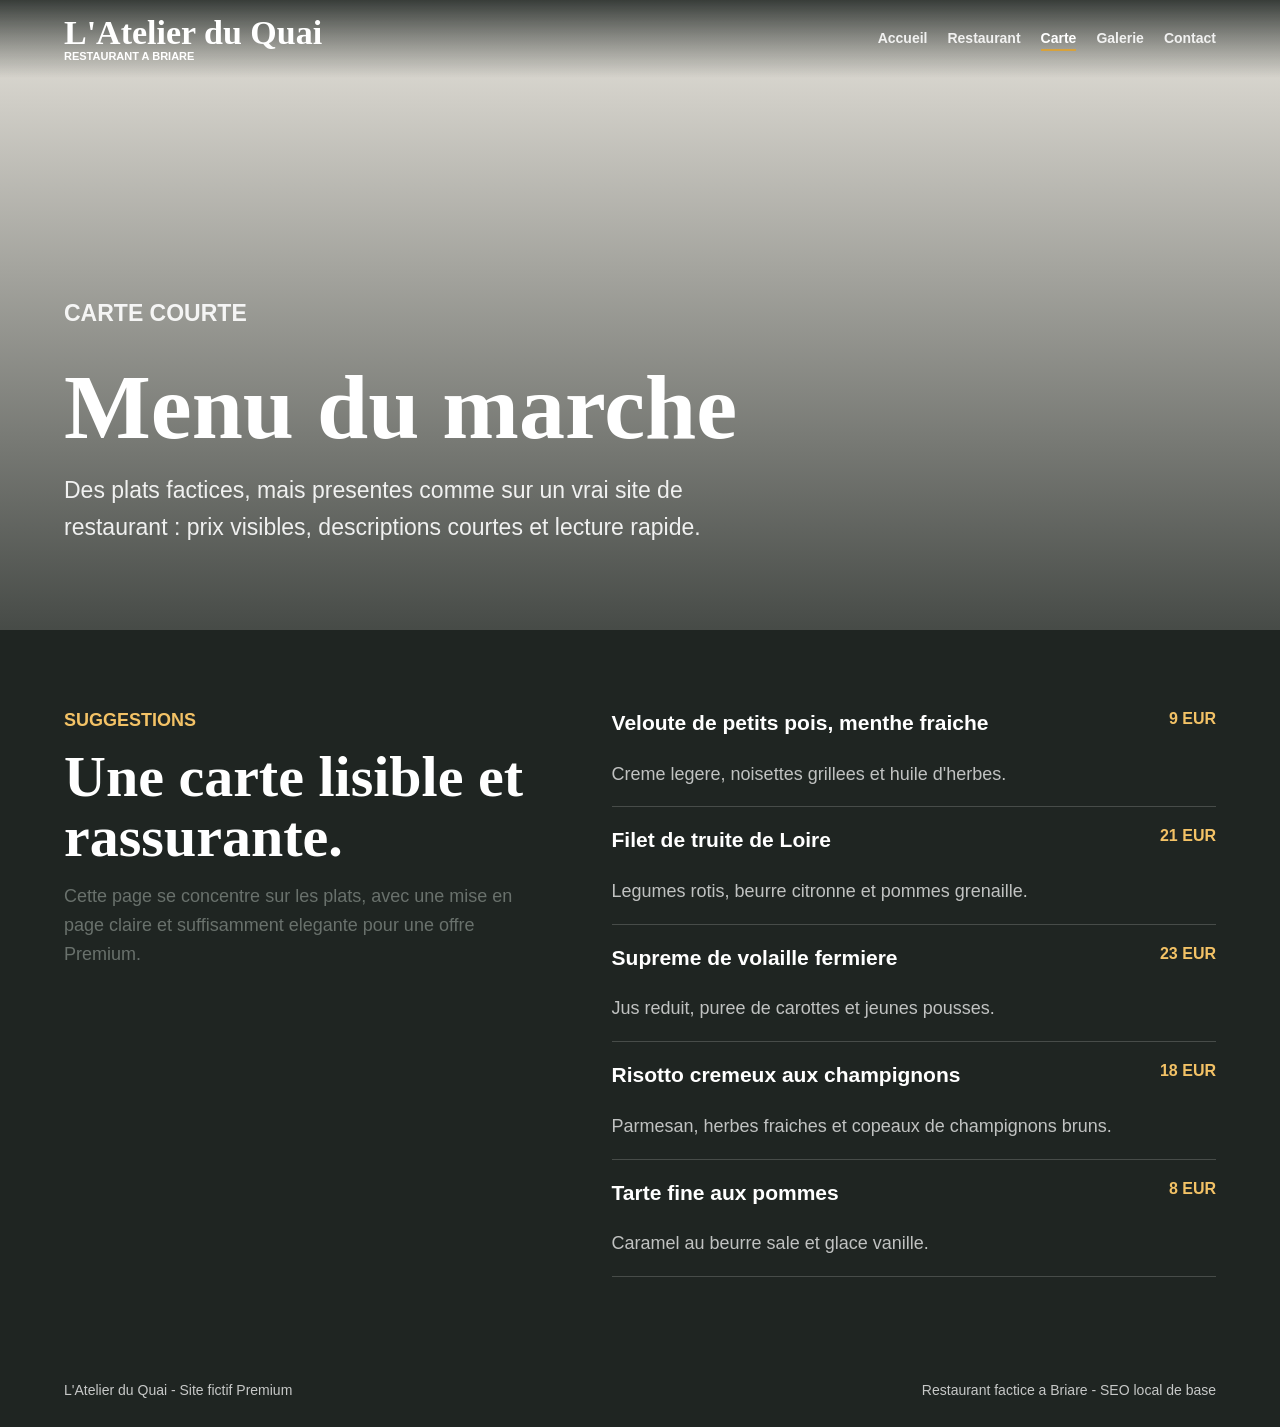
<file: carte.html>
<!DOCTYPE html>
<html lang="fr">
<head>
  <meta charset="UTF-8">
  <meta name="viewport" content="width=device-width, initial-scale=1.0">
  <meta name="description" content="Carte fictive de L'Atelier du Quai a Briare : menu du marche, plats de saison et desserts maison.">
  <title>Carte | L'Atelier du Quai</title>
  <link rel="stylesheet" href="style.css">
</head>
<body>
  <header class="site-header">
    <a class="brand" href="index.html" aria-label="Retour a l'accueil">
      L'Atelier du Quai
      <span>Restaurant a Briare</span>
    </a>
    <nav class="nav" aria-label="Navigation principale">
      <a href="index.html">Accueil</a>
      <a href="restaurant.html">Restaurant</a>
      <a class="active" href="carte.html">Carte</a>
      <a href="galerie.html">Galerie</a>
      <a href="contact.html">Contact</a>
    </nav>
  </header>

  <main>
    <section class="hero page-hero menu-hero">
      <div class="hero-content">
        <p class="eyebrow">Carte courte</p>
        <h1>Menu du marche</h1>
        <p>Des plats factices, mais presentes comme sur un vrai site de restaurant : prix visibles, descriptions courtes et lecture rapide.</p>
      </div>
    </section>

    <section class="section menu-page">
      <div class="menu-grid reveal">
        <div>
          <p class="eyebrow">Suggestions</p>
          <h2>Une carte lisible et rassurante.</h2>
          <p>Cette page se concentre sur les plats, avec une mise en page claire et suffisamment elegante pour une offre Premium.</p>
        </div>
        <div class="menu-list">
          <article class="menu-item">
            <h3>Veloute de petits pois, menthe fraiche</h3>
            <span>9 EUR</span>
            <p>Creme legere, noisettes grillees et huile d'herbes.</p>
          </article>
          <article class="menu-item">
            <h3>Filet de truite de Loire</h3>
            <span>21 EUR</span>
            <p>Legumes rotis, beurre citronne et pommes grenaille.</p>
          </article>
          <article class="menu-item">
            <h3>Supreme de volaille fermiere</h3>
            <span>23 EUR</span>
            <p>Jus reduit, puree de carottes et jeunes pousses.</p>
          </article>
          <article class="menu-item">
            <h3>Risotto cremeux aux champignons</h3>
            <span>18 EUR</span>
            <p>Parmesan, herbes fraiches et copeaux de champignons bruns.</p>
          </article>
          <article class="menu-item">
            <h3>Tarte fine aux pommes</h3>
            <span>8 EUR</span>
            <p>Caramel au beurre sale et glace vanille.</p>
          </article>
        </div>
      </div>
    </section>
  </main>

  <footer class="footer">
    <p>L'Atelier du Quai - Site fictif Premium</p>
    <p>Restaurant factice a Briare - SEO local de base</p>
  </footer>

  <script src="script.js"></script>
</body>
</html>
</file>
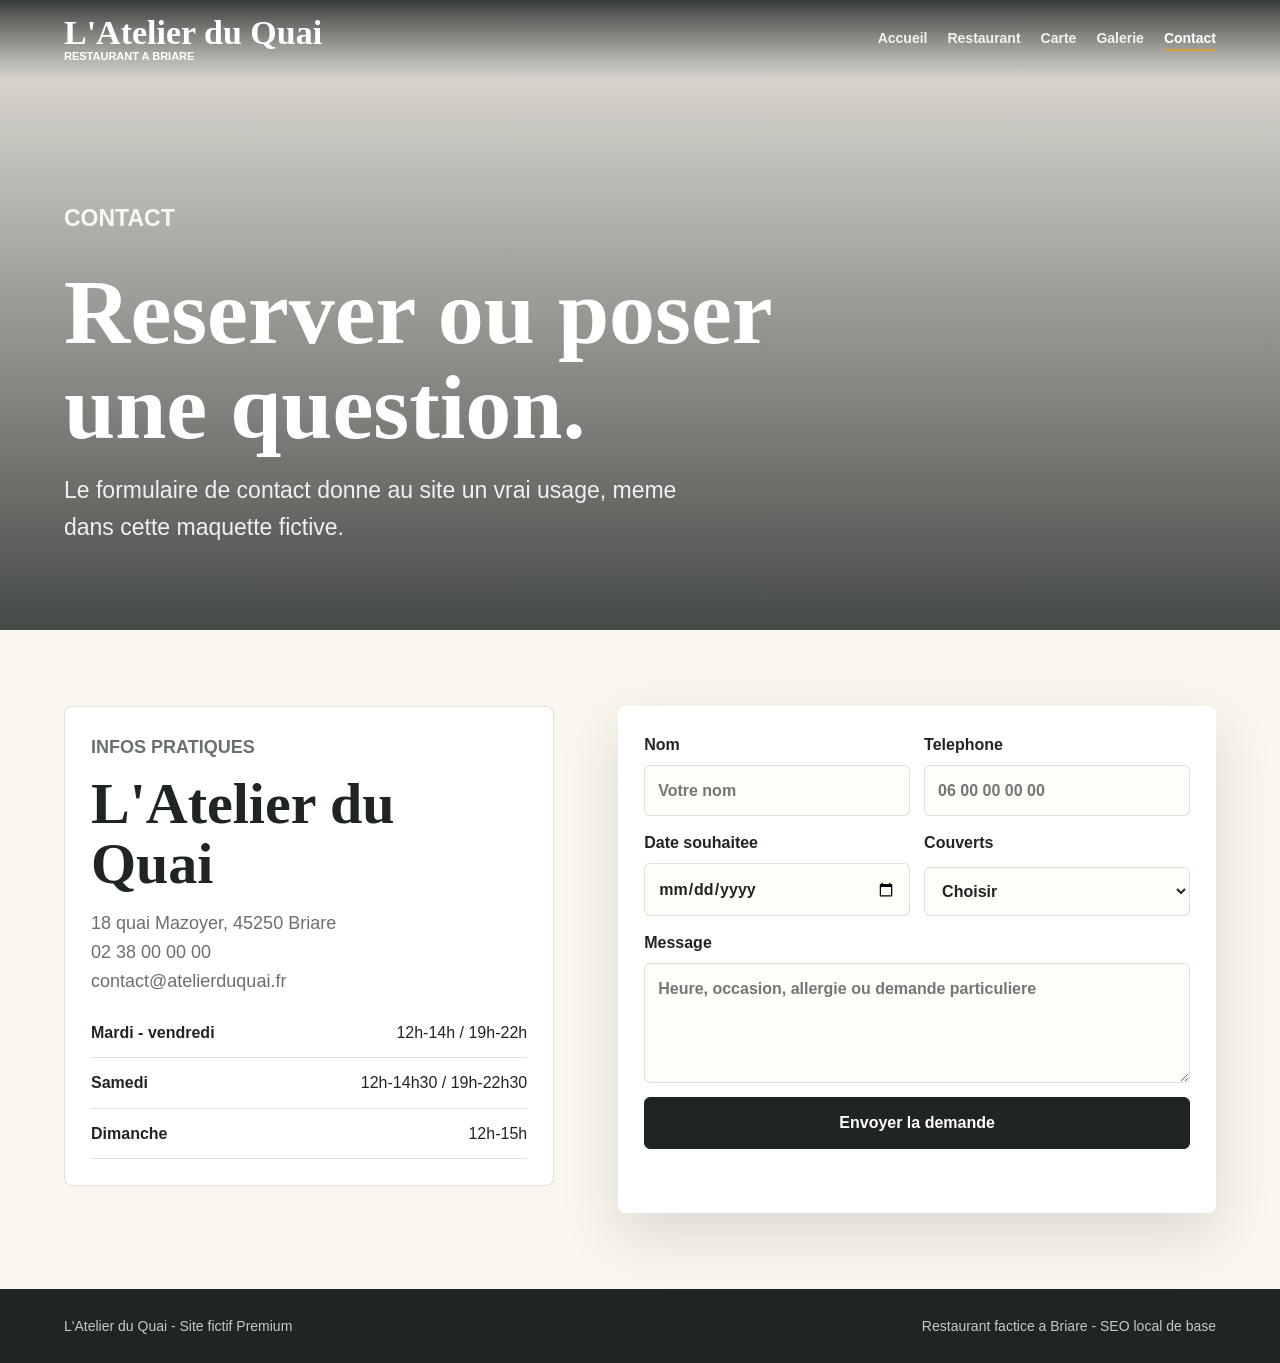
<file: contact.html>
<!DOCTYPE html>
<html lang="fr">
<head>
  <meta charset="UTF-8">
  <meta name="viewport" content="width=device-width, initial-scale=1.0">
  <meta name="description" content="Contact et reservation fictive pour L'Atelier du Quai, restaurant a Briare.">
  <title>Contact | L'Atelier du Quai</title>
  <link rel="stylesheet" href="style.css">
</head>
<body>
  <header class="site-header">
    <a class="brand" href="index.html" aria-label="Retour a l'accueil">
      L'Atelier du Quai
      <span>Restaurant a Briare</span>
    </a>
    <nav class="nav" aria-label="Navigation principale">
      <a href="index.html">Accueil</a>
      <a href="restaurant.html">Restaurant</a>
      <a href="carte.html">Carte</a>
      <a href="galerie.html">Galerie</a>
      <a class="active" href="contact.html">Contact</a>
    </nav>
  </header>

  <main>
    <section class="hero page-hero contact-hero">
      <div class="hero-content">
        <p class="eyebrow">Contact</p>
        <h1>Reserver ou poser une question.</h1>
        <p>Le formulaire de contact donne au site un vrai usage, meme dans cette maquette fictive.</p>
      </div>
    </section>

    <section class="section contact">
      <aside class="contact-card reveal">
        <p class="eyebrow">Infos pratiques</p>
        <h2>L'Atelier du Quai</h2>
        <p>18 quai Mazoyer, 45250 Briare<br>02 38 00 00 00<br>contact@atelierduquai.fr</p>
        <ul class="hours">
          <li><strong>Mardi - vendredi</strong><span>12h-14h / 19h-22h</span></li>
          <li><strong>Samedi</strong><span>12h-14h30 / 19h-22h30</span></li>
          <li><strong>Dimanche</strong><span>12h-15h</span></li>
        </ul>
      </aside>

      <form class="reveal" id="reservation-form">
        <div class="field-grid">
          <label>
            Nom
            <input type="text" name="name" placeholder="Votre nom" required>
          </label>
          <label>
            Telephone
            <input type="tel" name="phone" placeholder="06 00 00 00 00" required>
          </label>
        </div>
        <div class="field-grid">
          <label>
            Date souhaitee
            <input type="date" name="date" required>
          </label>
          <label>
            Couverts
            <select name="guests" required>
              <option value="">Choisir</option>
              <option>2 personnes</option>
              <option>3 personnes</option>
              <option>4 personnes</option>
              <option>5 personnes et plus</option>
            </select>
          </label>
        </div>
        <label>
          Message
          <textarea name="message" placeholder="Heure, occasion, allergie ou demande particuliere"></textarea>
        </label>
        <button class="button dark" type="submit">Envoyer la demande</button>
        <p class="form-message" role="status" aria-live="polite"></p>
      </form>
    </section>
  </main>

  <footer class="footer">
    <p>L'Atelier du Quai - Site fictif Premium</p>
    <p>Restaurant factice a Briare - SEO local de base</p>
  </footer>

  <script src="script.js"></script>
</body>
</html>
</file>
<file: style.css>
:root {
  --ink: #1f2522;
  --paper: #fbf7ef;
  --white: #ffffff;
  --sage: #627464;
  --clay: #b8613c;
  --mustard: #d7a23d;
  --blue: #315f73;
  --muted: #69716c;
  --line: rgba(31, 37, 34, 0.14);
  --shadow: 0 22px 60px rgba(31, 37, 34, 0.14);
}

* {
  box-sizing: border-box;
}

html {
  scroll-behavior: smooth;
}

body {
  margin: 0;
  color: var(--ink);
  background: var(--paper);
  font-family: Arial, Helvetica, sans-serif;
  line-height: 1.6;
}

img {
  display: block;
  width: 100%;
  height: 100%;
  object-fit: cover;
}

a {
  color: inherit;
  text-decoration: none;
}

button,
input,
textarea,
select {
  font: inherit;
}

.site-header {
  position: fixed;
  z-index: 10;
  top: 0;
  left: 0;
  right: 0;
  display: flex;
  align-items: center;
  justify-content: space-between;
  gap: 22px;
  padding: 16px clamp(18px, 5vw, 70px);
  color: var(--white);
  background: linear-gradient(180deg, rgba(31, 37, 34, 0.88), rgba(31, 37, 34, 0));
}

.brand {
  display: grid;
  gap: 1px;
  font-family: Georgia, "Times New Roman", serif;
  font-size: clamp(24px, 3vw, 34px);
  font-weight: 700;
  line-height: 1;
}

.brand span {
  font-family: Arial, Helvetica, sans-serif;
  font-size: 11px;
  font-weight: 800;
  letter-spacing: 0;
  text-transform: uppercase;
}

.nav {
  display: flex;
  flex-wrap: wrap;
  justify-content: flex-end;
  gap: 8px 20px;
  font-size: 14px;
  font-weight: 800;
}

.nav a {
  opacity: 0.88;
  border-bottom: 2px solid transparent;
}

.nav a:hover,
.nav a.active {
  opacity: 1;
  border-color: var(--mustard);
}

.hero {
  min-height: 92vh;
  display: grid;
  align-items: end;
  padding: 132px clamp(18px, 5vw, 70px) 56px;
  color: var(--white);
  background-position: center;
  background-size: cover;
}

.page-hero {
  min-height: 70vh;
}

.home-hero {
  background-image:
    linear-gradient(180deg, rgba(31, 37, 34, 0.06), rgba(31, 37, 34, 0.78)),
    url("https://images.unsplash.com/photo-1414235077428-338989a2e8c0?auto=format&fit=crop&w=1800&q=82");
}

.restaurant-hero {
  background-image:
    linear-gradient(180deg, rgba(31, 37, 34, 0.08), rgba(31, 37, 34, 0.82)),
    url("https://images.unsplash.com/photo-1559339352-11d035aa65de?auto=format&fit=crop&w=1800&q=82");
}

.menu-hero {
  background-image:
    linear-gradient(180deg, rgba(31, 37, 34, 0.08), rgba(31, 37, 34, 0.82)),
    url("https://images.unsplash.com/photo-1529692236671-f1f6cf9683ba?auto=format&fit=crop&w=1800&q=82");
}

.gallery-hero {
  background-image:
    linear-gradient(180deg, rgba(31, 37, 34, 0.08), rgba(31, 37, 34, 0.82)),
    url("https://images.unsplash.com/photo-1514933651103-005eec06c04b?auto=format&fit=crop&w=1800&q=82");
}

.contact-hero {
  background-image:
    linear-gradient(180deg, rgba(31, 37, 34, 0.08), rgba(31, 37, 34, 0.82)),
    url("https://images.unsplash.com/photo-1544148103-0773bf10d330?auto=format&fit=crop&w=1800&q=82");
}

.hero-content {
  max-width: 820px;
  animation: riseIn 0.9s ease both;
}

.eyebrow {
  margin: 0 0 12px;
  color: var(--mustard);
  font-size: 13px;
  font-weight: 900;
  letter-spacing: 0;
  text-transform: uppercase;
}

h1,
h2,
h3,
p {
  margin-top: 0;
}

h1,
h2 {
  font-family: Georgia, "Times New Roman", serif;
  line-height: 1.03;
  letter-spacing: 0;
}

h1 {
  max-width: 800px;
  margin-bottom: 18px;
  font-size: clamp(44px, 8vw, 92px);
}

h2 {
  margin-bottom: 16px;
  font-size: clamp(31px, 4.6vw, 58px);
}

h3 {
  margin-bottom: 8px;
  font-size: 21px;
}

.hero p {
  max-width: 650px;
  margin-bottom: 28px;
  color: rgba(255, 255, 255, 0.9);
  font-size: clamp(18px, 2vw, 23px);
}

.actions {
  display: flex;
  flex-wrap: wrap;
  gap: 12px;
}

.button {
  display: inline-flex;
  align-items: center;
  justify-content: center;
  min-height: 48px;
  padding: 12px 19px;
  border: 1px solid currentColor;
  border-radius: 6px;
  font-weight: 900;
  transition: transform 0.22s ease, background 0.22s ease, color 0.22s ease;
}

.button:hover {
  transform: translateY(-2px);
}

.button.primary {
  color: var(--ink);
  background: var(--white);
  border-color: var(--white);
}

.button.dark {
  color: var(--white);
  background: var(--ink);
  border-color: var(--ink);
}

.text-link {
  display: inline-block;
  margin-top: 8px;
  color: var(--clay);
  font-weight: 900;
  border-bottom: 2px solid var(--mustard);
}

.section {
  padding: 76px clamp(18px, 5vw, 70px);
}

.intro {
  display: grid;
  grid-template-columns: minmax(0, 0.85fr) minmax(0, 1fr);
  gap: clamp(28px, 6vw, 86px);
  align-items: start;
  background: var(--white);
}

.intro p,
.text-panel p,
.menu-item p,
.contact-card p,
.menu-page p {
  color: var(--muted);
  font-size: 18px;
}

.highlights {
  display: grid;
  grid-template-columns: repeat(3, 1fr);
  gap: 16px;
  padding-top: 0;
  background: var(--white);
}

.highlight {
  min-height: 210px;
  padding: 26px;
  border: 1px solid var(--line);
  border-radius: 8px;
  background: #fbf7ef;
  transition: transform 0.24s ease, box-shadow 0.24s ease;
}

.highlight:hover {
  transform: translateY(-5px);
  box-shadow: var(--shadow);
}

.highlight strong {
  display: inline-flex;
  align-items: center;
  justify-content: center;
  width: 38px;
  height: 38px;
  margin-bottom: 24px;
  border-radius: 50%;
  color: var(--white);
  background: var(--blue);
}

.split {
  display: grid;
  grid-template-columns: minmax(0, 1fr) minmax(0, 0.88fr);
  gap: clamp(30px, 5vw, 72px);
  align-items: center;
}

.split.alt {
  grid-template-columns: minmax(0, 0.88fr) minmax(0, 1fr);
  background: #eef1ec;
}

.photo {
  min-height: 470px;
  overflow: hidden;
  border-radius: 8px;
  box-shadow: var(--shadow);
}

.photo img {
  transition: transform 0.7s ease;
}

.photo:hover img {
  transform: scale(1.05);
}

.text-panel {
  max-width: 620px;
}

.text-panel ul {
  display: grid;
  gap: 12px;
  margin: 24px 0 0;
  padding: 0;
  list-style: none;
}

.text-panel li {
  padding-left: 18px;
  border-left: 4px solid var(--clay);
  color: var(--muted);
}

.menu-page {
  background: var(--ink);
  color: var(--white);
}

.menu-page .eyebrow {
  color: #f3c266;
}

.menu-grid {
  display: grid;
  grid-template-columns: minmax(0, 0.8fr) minmax(0, 1fr);
  gap: clamp(26px, 5vw, 72px);
  align-items: start;
}

.menu-list {
  display: grid;
  gap: 16px;
}

.menu-item {
  display: grid;
  grid-template-columns: 1fr auto;
  gap: 12px;
  padding-bottom: 18px;
  border-bottom: 1px solid rgba(255, 255, 255, 0.18);
}

.menu-item p {
  grid-column: 1 / -1;
  margin-bottom: 0;
  color: rgba(255, 255, 255, 0.72);
}

.menu-item span {
  color: #f3c266;
  font-weight: 900;
}

.gallery {
  display: grid;
  grid-template-columns: 1.1fr 0.9fr 0.9fr;
  gap: 16px;
  background: var(--white);
}

.gallery figure {
  min-height: 310px;
  margin: 0;
  overflow: hidden;
  border-radius: 8px;
}

.gallery figure:first-child {
  min-height: 520px;
  grid-row: span 2;
}

.contact {
  display: grid;
  grid-template-columns: minmax(0, 0.82fr) minmax(0, 1fr);
  gap: clamp(28px, 5vw, 72px);
  align-items: start;
}

.contact-card {
  padding: 26px;
  border: 1px solid var(--line);
  border-radius: 8px;
  background: var(--white);
}

.hours {
  display: grid;
  gap: 12px;
  margin: 24px 0 0;
  padding: 0;
  list-style: none;
}

.hours li {
  display: flex;
  justify-content: space-between;
  gap: 18px;
  padding-bottom: 12px;
  border-bottom: 1px solid var(--line);
}

form {
  display: grid;
  gap: 14px;
  padding: 26px;
  border-radius: 8px;
  color: var(--ink);
  background: var(--white);
  box-shadow: var(--shadow);
}

.field-grid {
  display: grid;
  grid-template-columns: 1fr 1fr;
  gap: 14px;
}

label {
  display: grid;
  gap: 7px;
  color: var(--ink);
  font-weight: 800;
}

input,
textarea,
select {
  width: 100%;
  border: 1px solid var(--line);
  border-radius: 6px;
  padding: 12px 13px;
  color: var(--ink);
  background: #fffdf8;
  outline: none;
}

input:focus,
textarea:focus,
select:focus {
  border-color: var(--blue);
  box-shadow: 0 0 0 3px rgba(49, 95, 115, 0.14);
}

textarea {
  min-height: 120px;
  resize: vertical;
}

.form-message {
  min-height: 24px;
  margin: 0;
  color: var(--sage);
  font-weight: 800;
}

.footer {
  display: flex;
  justify-content: space-between;
  gap: 18px;
  padding: 26px clamp(18px, 5vw, 70px);
  color: rgba(255, 255, 255, 0.75);
  background: var(--ink);
  font-size: 14px;
}

.footer p {
  margin: 0;
}

.reveal {
  opacity: 0;
  transform: translateY(26px);
  transition: opacity 0.7s ease, transform 0.7s ease;
}

.reveal.visible {
  opacity: 1;
  transform: translateY(0);
}

@keyframes riseIn {
  from {
    opacity: 0;
    transform: translateY(28px);
  }
  to {
    opacity: 1;
    transform: translateY(0);
  }
}

@media (max-width: 900px) {
  .site-header {
    position: absolute;
    align-items: flex-start;
    flex-direction: column;
  }

  .nav {
    justify-content: flex-start;
  }

  .intro,
  .split,
  .split.alt,
  .menu-grid,
  .contact {
    grid-template-columns: 1fr;
  }

  .highlights,
  .gallery {
    grid-template-columns: 1fr 1fr;
  }

  .gallery figure:first-child {
    min-height: 360px;
    grid-row: auto;
    grid-column: 1 / -1;
  }
}

@media (max-width: 620px) {
  .hero {
    min-height: 88vh;
    padding-top: 176px;
  }

  .page-hero {
    min-height: 76vh;
  }

  .nav {
    width: 100%;
    display: grid;
    grid-template-columns: repeat(2, minmax(0, 1fr));
  }

  .actions,
  .button {
    width: 100%;
  }

  .section {
    padding-top: 54px;
    padding-bottom: 54px;
  }

  .highlights,
  .gallery,
  .field-grid {
    grid-template-columns: 1fr;
  }

  .photo,
  .gallery figure,
  .gallery figure:first-child {
    min-height: 300px;
  }

  .hours li,
  .menu-item {
    grid-template-columns: 1fr;
  }

  .footer {
    display: grid;
  }
}
</file>
